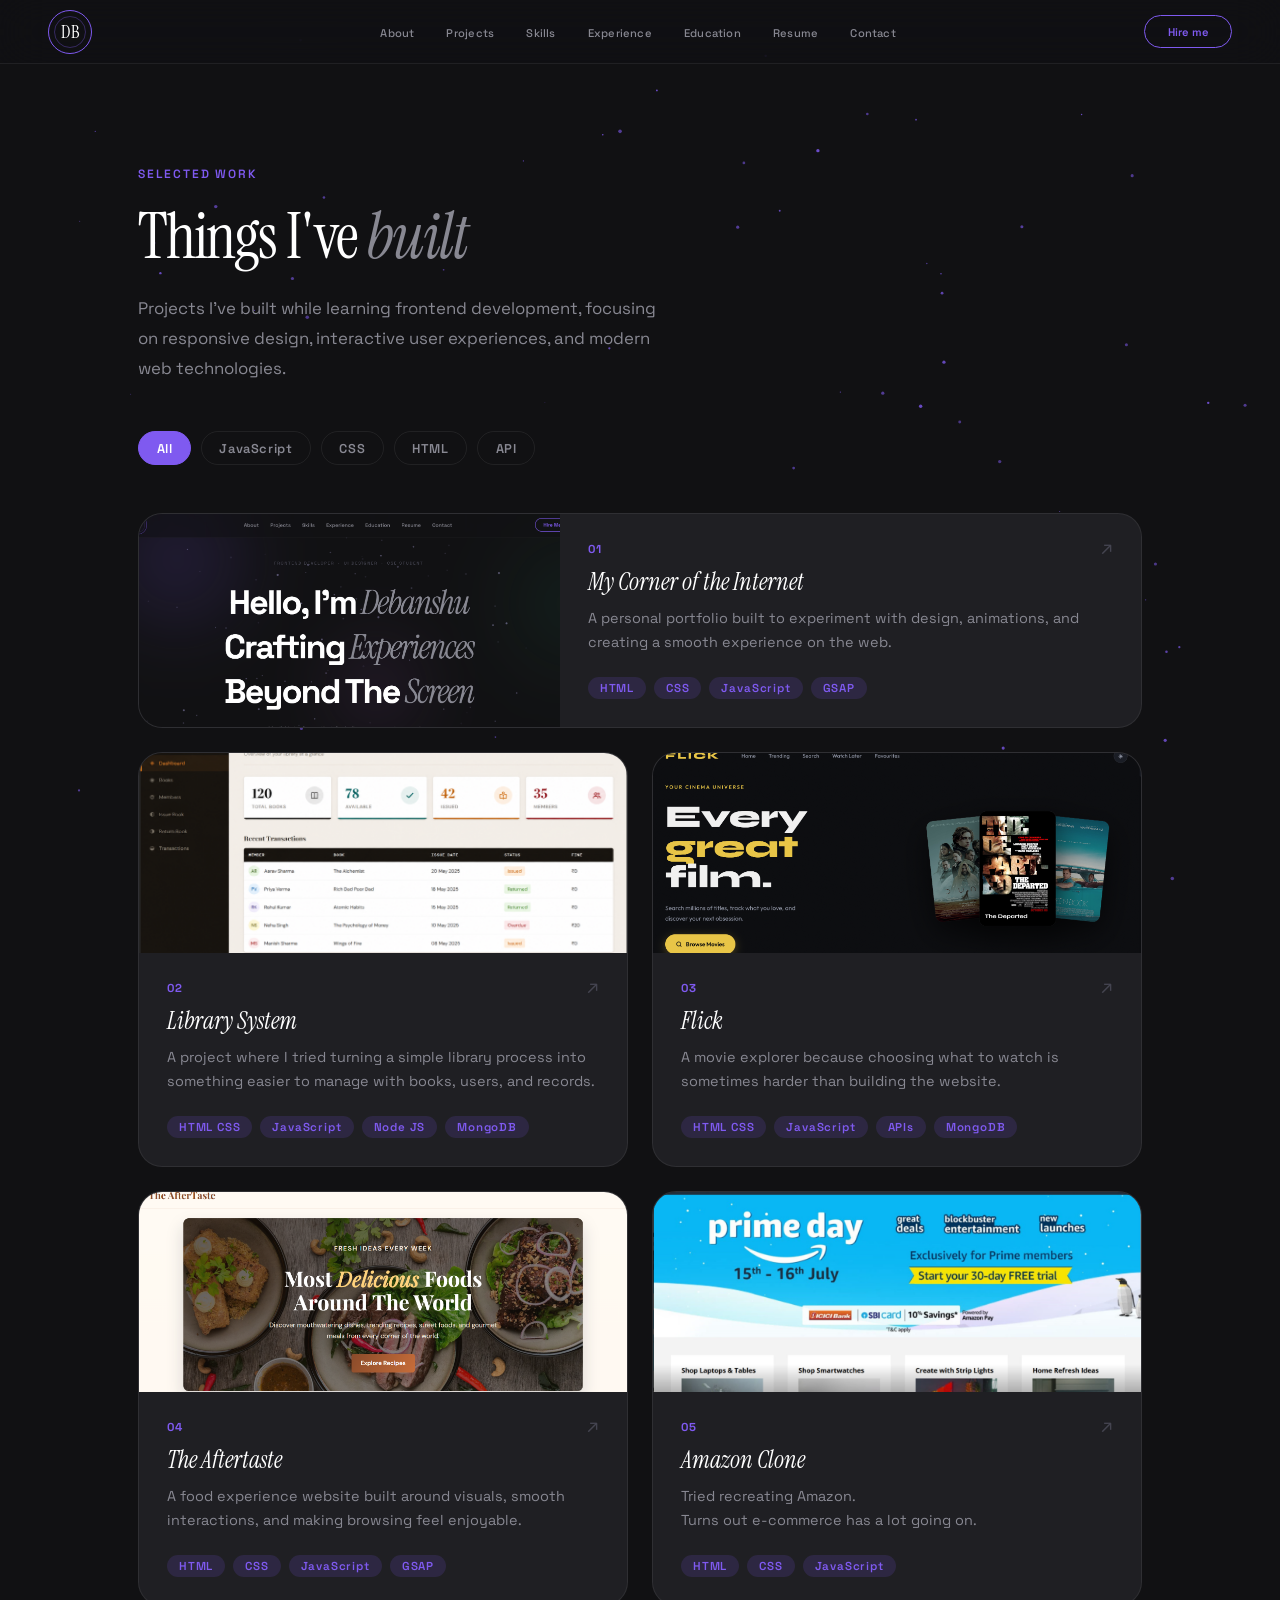
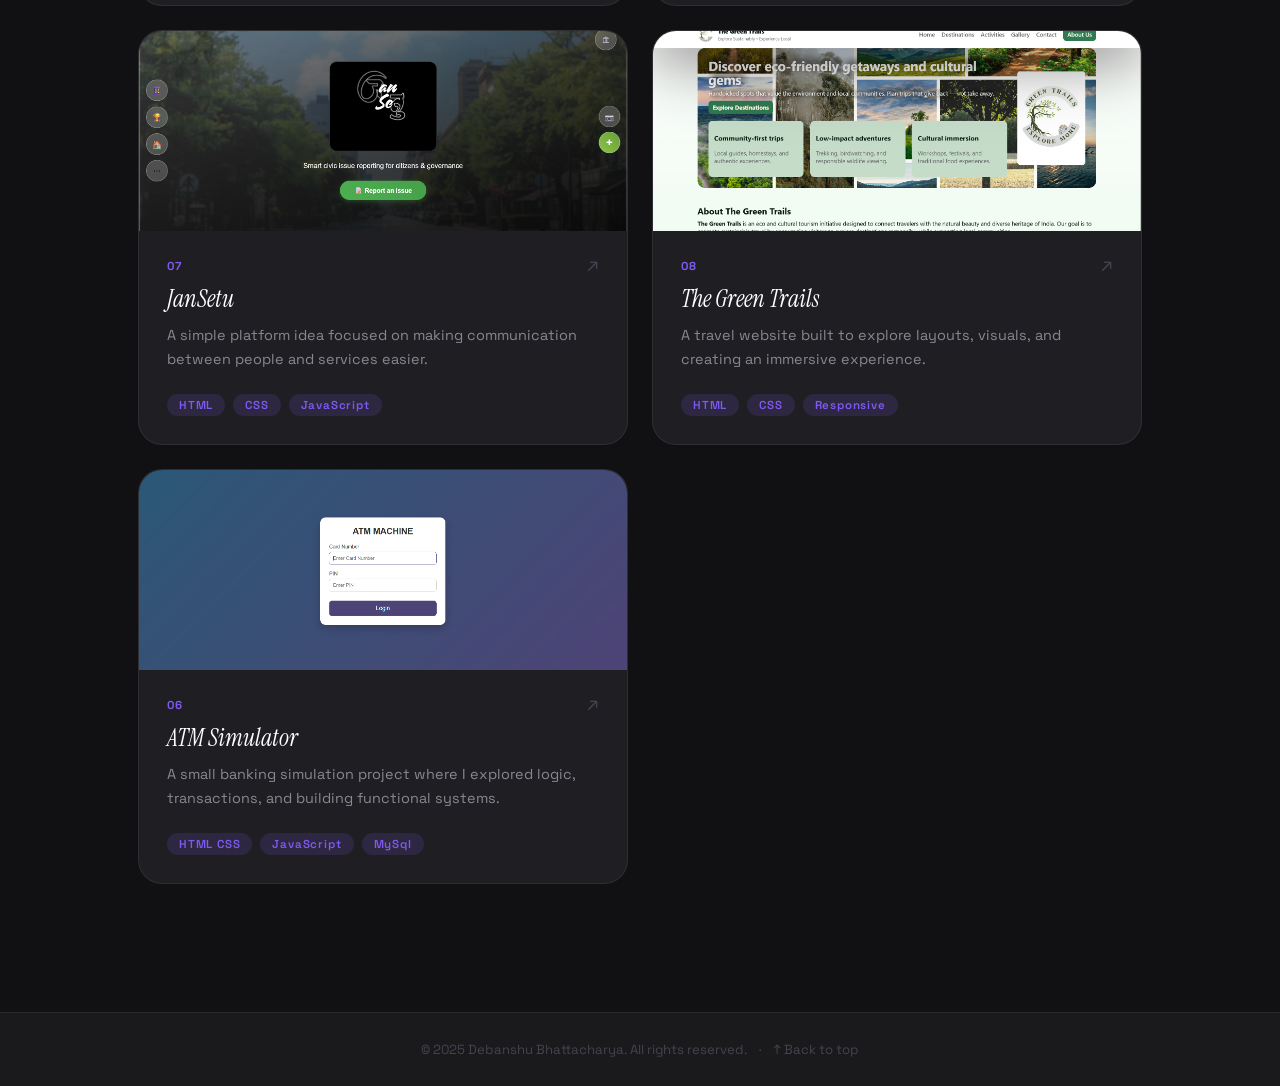
<file: projects.html>
<!doctype html>
<html lang="en">
  <head>
    <meta charset="UTF-8" />
    <meta name="viewport" content="width=device-width, initial-scale=1.0" />
    <title>Projects — Debanshu Bhattacharya</title>
    <link
      href="https://fonts.googleapis.com/css2?family=Space+Grotesk:wght@400;500;600;700&family=Instrument+Serif:ital@0;1&display=swap"
      rel="stylesheet"
    />
    <link rel="stylesheet" href="projects.css" />
  </head>
  <body>
    <!-- Particle canvas (same as main page) -->
    <canvas id="canvas"></canvas>

    <!-- NAV -->
    <nav id="nav">
      <a href="#" class="logo">
        <span>DB</span>
      </a>
      <ul class="nav-links" role="list" id="nav-links">
        <li><a href="#about">About</a></li>
        <li><a href="#projects">Projects</a></li>
        <li><a href="#skills">Skills</a></li>
        <li><a href="#experience">Experience</a></li>
        <li><a href="#education">Education</a></li>
        <li><a href="#resume">Resume</a></li>
        <li><a href="#contact">Contact</a></li>
      </ul>
      <div class="nav-right">
        <button href="index.html#contact" class="nav-cta magnetic">
          Hire me
        </button>
        <button
          class="hamburger"
          aria-label="Toggle menu"
          aria-expanded="false"
        >
          <span></span><span></span><span></span>
        </button>
      </div>
    </nav>

    <!-- Mobile menu -->
    <div class="mobile-menu" role="dialog" aria-label="Navigation">
      <ul>
        <li><a href="index.html#about">About</a></li>
        <li><a href="projects.html">Projects</a></li>
        <li><a href="index.html#skills">Skills</a></li>
        <li><a href="index.html#contact">Contact</a></li>
      </ul>
    </div>

    <!-- PAGE HERO -->
    <header class="page-hero">
      <p class="page-hero__eyebrow">Selected work</p>
      <h1 class="page-hero__heading">Things I've <em>built</em></h1>
      <p class="page-hero__sub">
        Projects I've built while learning frontend development, focusing on
        responsive design, interactive user experiences, and modern web
        technologies.
      </p>
    </header>

    <!-- FILTER BAR -->
    <div class="filter-bar" role="group" aria-label="Filter projects">
      <button class="filter-btn active" data-filter="all">All</button>
      <button class="filter-btn" data-filter="JavaScript">JavaScript</button>
      <button class="filter-btn" data-filter="CSS">CSS</button>
      <button class="filter-btn" data-filter="HTML">HTML</button>
      <button class="filter-btn" data-filter="API">API</button>
    </div>

    <!-- PROJECTS GRID -->
    <section class="projects-sec" aria-label="Projects">
      <div class="projects-inner">
        <div class="project-grid">
          <!-- Card 1 — Featured -->
          <article
            class="project-card project-card--featured"
            tabindex="0"
            data-tags="HTML CSS JavaScript"
          >
            <div class="project-card__img">
              <img
                src="images/Portfolio Project.png"
                alt="Modern Portfolio Site screenshot"
                loading="lazy"
                onerror="
                  this.parentElement.innerHTML =
                    '<div class=\'project-card__icon-wrap\'>🖥️</div>'
                "
              />
            </div>
            <div class="project-card__body">
              <p class="project-card__number">01</p>
              <span class="project-card__arrow">↗</span>
              <h2 class="project-card__title">My Corner of the Internet</h2>

              <p class="project-card__desc">
                A personal portfolio built to experiment with design,
                animations, and creating a smooth experience on the web.
              </p>
              <div class="project-card__tags">
                <span class="tag">HTML</span>
                <span class="tag">CSS</span>
                <span class="tag">JavaScript</span>
                <span class="tag">GSAP</span>
              </div>
            </div>
          </article>

          <!-- Bibilion - Library management system -->
          <article class="project-card" tabindex="0" data-tags="Java Database">
            <div class="project-card__img">
              <img
                src="images/bibilion.png"
                alt="Bibilion - Library management system screenshot"
                loading="lazy"
                onerror="
                  this.parentElement.innerHTML =
                    '<div class=\'project-card__icon-wrap\'>🖥️</div>'
                "
              />
            </div>

            <div class="project-card__body">
              <p class="project-card__number">02</p>
              <span class="project-card__arrow">↗</span>

              <h2 class="project-card__title">Library System</h2>

              <p class="project-card__desc">
                A project where I tried turning a simple library process into
                something easier to manage with books, users, and records.
              </p>

              <div class="project-card__tags">
                <span class="tag">HTML CSS</span>
                <span class="tag">JavaScript</span>
                <span class="tag">Node JS</span>
                <span class="tag">MongoDB</span>
              </div>
            </div>
          </article>

          <!-- FLICK - Movie Explorer -->

          <article
            class="project-card"
            tabindex="0"
            data-tags="HTML CSS JavaScript API"
          >
            <div class="project-card__img">
              <img
                src="images/FLICK - Movie Explorer.png"
                alt="FLICK - Movie Explorer screenshot"
                loading="lazy"
                onerror="
                  this.parentElement.innerHTML =
                    '<div class=\'project-card__icon-wrap\'>🖥️</div>'
                "
              />
            </div>

            <div class="project-card__body">
              <p class="project-card__number">03</p>
              <span class="project-card__arrow">↗</span>

              <h2 class="project-card__title">Flick</h2>

              <p class="project-card__desc">
                A movie explorer because choosing what to watch is sometimes
                harder than building the website.
              </p>

              <div class="project-card__tags">
                <span class="tag">HTML CSS</span>
                <span class="tag">JavaScript</span>
                <span class="tag">APIs</span>
                <span class="tag">MongoDB</span>
              </div>
            </div>
          </article>

          <!-- AFTERTASTE - Food Discovery -->

          <article
            class="project-card"
            tabindex="0"
            data-tags="HTML CSS JavaScript"
          >
            <div class="project-card__img">
              <img
                src="images/The AfterTaste.png"
                alt="Aftertaste website screenshot"
                loading="lazy"
                onerror="
                  this.parentElement.innerHTML =
                    '<div class=\'project-card__icon-wrap\'>🍽️</div>'
                "
              />
            </div>

            <div class="project-card__body">
              <p class="project-card__number">04</p>
              <span class="project-card__arrow">↗</span>

              <h2 class="project-card__title">The Aftertaste</h2>

              <p class="project-card__desc">
                A food experience website built around visuals, smooth
                interactions, and making browsing feel enjoyable.
              </p>

              <div class="project-card__tags">
                <span class="tag">HTML</span>
                <span class="tag">CSS</span>
                <span class="tag">JavaScript</span>
                <span class="tag">GSAP</span>
              </div>
            </div>
          </article>
          <!-- Amazon Clone -->

          <article
            class="project-card"
            tabindex="0"
            data-tags="HTML CSS JavaScript"
          >
            <div class="project-card__img">
              <img
                src="images/Amazon Clone.png"
                alt="Amazon Clone screenshot"
                loading="lazy"
                onerror="
                  this.parentElement.innerHTML =
                    '<div class=\'project-card__icon-wrap\'>🖥️</div>'
                "
              />
            </div>
            <div class="project-card__body">
              <p class="project-card__number">05</p>
              <span class="project-card__arrow">↗</span>

              <h2 class="project-card__title">Amazon Clone</h2>

              <p class="project-card__desc">
                Tried recreating Amazon.<br />
                Turns out e-commerce has a lot going on.
              </p>

              <div class="project-card__tags">
                <span class="tag">HTML</span>
                <span class="tag">CSS</span>
                <span class="tag">JavaScript</span>
              </div>
            </div>
          </article>

          <!-- Jansetu -->

          <article
            class="project-card"
            tabindex="0"
            data-tags="Web Development"
          >
            <div class="project-card__img">
              <img
                src="images/Jansetu.png"
                alt="JanSetu Civic Connect screenshot"
                loading="lazy"
                onerror="
                  this.parentElement.innerHTML =
                    '<div class=\'project-card__icon-wrap\'>🖥️</div>'
                "
              />
            </div>
            <div class="project-card__body">
              <p class="project-card__number">07</p>
              <span class="project-card__arrow">↗</span>

              <h2 class="project-card__title">JanSetu</h2>

              <p class="project-card__desc">
                A simple platform idea focused on making communication between
                people and services easier.
              </p>

              <div class="project-card__tags">
                <span class="tag">HTML</span>
                <span class="tag">CSS</span>
                <span class="tag">JavaScript</span>
              </div>
            </div>
          </article>

          <!-- The Green Trails -->

          <article class="project-card" tabindex="0" data-tags="Travel Website">
            <div class="project-card__img">
              <img
                src="images/The Green Trails.png"
                alt="The Green Trails - Eco Tourism screenshot"
                loading="lazy"
                onerror="
                  this.parentElement.innerHTML =
                    '<div class=\'project-card__icon-wrap\'>🖥️</div>'
                "
              />
            </div>

            <div class="project-card__body">
              <p class="project-card__number">08</p>
              <span class="project-card__arrow">↗</span>

              <h2 class="project-card__title">The Green Trails</h2>

              <p class="project-card__desc">
                A travel website built to explore layouts, visuals, and creating
                an immersive experience.
              </p>

              <div class="project-card__tags">
                <span class="tag">HTML</span>
                <span class="tag">CSS</span>
                <span class="tag">Responsive</span>
              </div>
            </div>
          </article>

          <!-- ATM Simulator -->

          <article class="project-card" tabindex="0" data-tags="Java Python">
            <div class="project-card__img">
              <img
                src="images/Atm Machine.png"
                alt="ATM Simulator screenshot"
                loading="lazy"
                onerror="
                  this.parentElement.innerHTML =
                    '<div class=\'project-card__icon-wrap\'>🖥️</div>'
                "
              />
            </div>

            <div class="project-card__body">
              <p class="project-card__number">06</p>
              <span class="project-card__arrow">↗</span>

              <h2 class="project-card__title">ATM Simulator</h2>

              <p class="project-card__desc">
                A small banking simulation project where I explored logic,
                transactions, and building functional systems.
              </p>

              <div class="project-card__tags">
                <span class="tag">HTML CSS</span>
                <span class="tag">JavaScript</span>
                <span class="tag">MySql</span>
              </div>
            </div>
          </article>
        </div>
      </div>
    </section>

    <!-- FOOTER -->
    <footer>
      <span>© 2025 Debanshu Bhattacharya. All rights reserved.</span>
      <span class="footer-sep">·</span>
      <button
        class="back-to-top"
        onclick="window.scrollTo({ top: 0, behavior: 'smooth' })"
      >
        ↑ Back to top
      </button>
    </footer>

    <script src="projects.js"></script>
  </body>
</html>
</file>
<file: projects.css>
/* tokens (mirrored from style.css) */
:root {
  --bg: #111113;
  --bg-raised: #1a1a1d;
  --bg-card: #1f1f23;
  --border: rgba(255, 255, 255, 0.07);
  --purple: #7f5af0;
  --purple-dim: rgba(127, 90, 240, 0.15);
  --purple-glow: rgba(127, 90, 240, 0.35);
  --white: #ffffff;
  --grey-1: #c8c8d0;
  --grey-2: #888892;
  --grey-3: #444450;

  --sans: "Space Grotesk", sans-serif;
  --serif: "Instrument Serif", serif;

  --radius-sm: 8px;
  --radius-md: 16px;
  --radius-lg: 24px;
  --radius-xl: 40px;

  --ease-out: cubic-bezier(0.22, 1, 0.36, 1);
  --ease-spring: cubic-bezier(0.34, 1.56, 0.64, 1);

  --nav-h: 4rem;
  --section-pad: clamp(5rem, 10vw, 9rem);
  --max-w: 1100px;
}

/* reset & base */
*,
*::before,
*::after {
  margin: 0;
  box-sizing: border-box;
}

html {
  scroll-behavior: smooth;
  font-size: 16px;
}

body {
  background-color: var(--bg);
  font-family: var(--sans);
  color: var(--grey-1);
  overflow-x: hidden;
}

@media (prefers-reduced-motion: reduce) {
  *,
  *::before,
  *::after {
    animation-duration: 0.01ms !important;
    transition-duration: 0.01ms !important;
  }
}

/* background canvas */
#canvas {
  position: fixed;
  inset: 0;
  z-index: 0;
  pointer-events: none;
}

/* nav (exact match to main page) */
#nav {
  display: flex;
  justify-content: space-between;
  align-items: center;
  height: var(--nav-h);
  padding: 0 clamp(1.5rem, 5vw, 3rem);
  position: sticky;
  top: 0;
  z-index: 900;
  backdrop-filter: blur(24px) saturate(180%);
  -webkit-backdrop-filter: blur(24px) saturate(180%);
  border-bottom: 1px solid var(--border);
  background: rgba(17, 17, 19, 0.7);
  transition:
    background 0.4s ease,
    box-shadow 0.4s ease;
}
#nav.scrolled {
  background: rgba(17, 17, 19, 0.92);
  box-shadow: 0 1px 40px rgba(0, 0, 0, 0.4);
}

.logo {
  width: 44px;
  height: 44px;

  position: relative;

  display: flex;
  align-items: center;
  justify-content: center;

  border-radius: 50%;
  border: 1px solid var(--purple);

  text-decoration: none;

  transition: 0.35s ease;
}

.logo::before {
  content: "";

  position: absolute;
  inset: 5px;

  border-radius: 50%;
  border: 1px solid rgba(127, 90, 240, 0.35);
}

.logo span {
  font-family: var(--serif);
  font-size: 1.15rem;
  color: white;
}

.logo:hover {
  transform: scale(1.1) rotate(10deg);

  box-shadow: 0 0 25px rgba(127, 90, 240, 0.4);
}

.nav-links {
  display: flex;
  list-style: none;
  gap: 2rem;
}
.nav-links a {
  color: var(--grey-2);
  text-decoration: none;
  font-size: 0.7rem;
  font-weight: 500;
  letter-spacing: 0.02em;
  position: relative;
  transition: color 0.2s ease;
}
.nav-links a::after {
  content: "";
  position: absolute;
  bottom: -3px;
  left: 0;
  width: 0;
  height: 1.5px;
  background: var(--purple);
  transition: width 0.25s var(--ease-out);
}
.nav-links a:hover {
  color: var(--white);
}
.nav-links a:hover::after {
  width: 100%;
}
.nav-links a.active {
  color: var(--purple);
}
.nav-links a.active::after {
  width: 100%;
}

.nav-cta {
  font-family: var(--sans);
  font-size: 0.7rem;
  font-weight: 600;
  padding: 0.55rem 1.4rem;
  border-radius: var(--radius-xl);
  border: 1.5px solid var(--purple);
  background: transparent;
  color: var(--purple);
  cursor: pointer;
  transition:
    background 0.2s ease,
    color 0.2s ease;
}
.nav-cta:hover {
  background: var(--purple);
  color: var(--white);
}

.nav-right {
  display: flex;
  align-items: center;
  gap: 1rem;
}

/* Hamburger */
.hamburger {
  display: none;
  flex-direction: column;
  justify-content: center;
  gap: 5px;
  width: 36px;
  height: 36px;
  background: none;
  border: none;
  cursor: pointer;
  padding: 4px;
}
.hamburger span {
  display: block;
  width: 100%;
  height: 1.5px;
  background: var(--grey-1);
  border-radius: 2px;
  transition:
    transform 0.3s var(--ease-out),
    opacity 0.3s ease;
  transform-origin: center;
}
.hamburger.open span:nth-child(1) {
  transform: translateY(6.5px) rotate(45deg);
}
.hamburger.open span:nth-child(2) {
  opacity: 0;
}
.hamburger.open span:nth-child(3) {
  transform: translateY(-6.5px) rotate(-45deg);
}

/* Mobile menu */
.mobile-menu {
  display: none;
  position: fixed;
  top: var(--nav-h);
  left: 0;
  right: 0;
  background: rgba(17, 17, 19, 0.97);
  backdrop-filter: blur(24px);
  border-bottom: 1px solid var(--border);
  z-index: 800;
  transform: translateY(-8px);
  opacity: 0;
  transition:
    transform 0.35s var(--ease-out),
    opacity 0.35s ease;
  pointer-events: none;
}
.mobile-menu.open {
  transform: translateY(0);
  opacity: 1;
  pointer-events: auto;
}
.mobile-menu ul {
  list-style: none;
  padding: 1.5rem clamp(1.5rem, 5vw, 3rem);
  display: flex;
  flex-direction: column;
  gap: 0;
}
.mobile-menu li {
  border-bottom: 1px solid var(--border);
}
.mobile-menu li:last-child {
  border-bottom: none;
}
.mobile-menu a {
  display: block;
  padding: 1rem 0;
  color: var(--grey-1);
  text-decoration: none;
  font-size: 1rem;
  font-weight: 500;
  transition: color 0.2s ease;
}
.mobile-menu a:hover {
  color: var(--purple);
}

@media (max-width: 768px) {
  .nav-links,
  .nav-cta {
    display: none;
  }
  .hamburger {
    display: flex;
  }
  .mobile-menu {
    display: block;
  }
}

/* page hero */
.page-hero {
  position: relative;
  z-index: 1;
  padding: clamp(4rem, 8vw, 7rem) clamp(1.5rem, 5vw, 3rem) 3rem;
  max-width: var(--max-w);
  margin: 0 auto;
}

.page-hero__eyebrow {
  font-size: 0.75rem;
  font-weight: 600;
  letter-spacing: 0.15em;
  text-transform: uppercase;
  color: var(--purple);
  margin-bottom: 1.25rem;
  opacity: 0;
  transform: translateY(16px);
  animation: fadeUp 0.7s 0.1s var(--ease-out) forwards;
}

.page-hero__heading {
  font-family: var(--serif);
  font-size: clamp(2.5rem, 5vw, 4.5rem);
  font-weight: 400;
  color: var(--white);
  line-height: 1.1;
  letter-spacing: -0.03em;
  margin-bottom: 1.25rem;
  opacity: 0;
  transform: translateY(20px);
  animation: fadeUp 0.8s 0.2s var(--ease-out) forwards;
}
.page-hero__heading em {
  font-style: italic;
  color: var(--grey-2);
}

.page-hero__sub {
  font-size: 1.05rem;
  line-height: 1.8;
  color: var(--grey-2);
  max-width: 520px;
  opacity: 0;
  transform: translateY(16px);
  animation: fadeUp 0.8s 0.35s var(--ease-out) forwards;
}

@keyframes fadeUp {
  to {
    opacity: 1;
    transform: none;
  }
}

/* filter bar */
.filter-bar {
  position: relative;
  z-index: 1;
  max-width: var(--max-w);
  margin: 0 auto;
  padding: 0 clamp(1.5rem, 5vw, 3rem) 3rem;
  display: flex;
  flex-wrap: wrap;
  gap: 0.6rem;
  opacity: 0;
  transform: translateY(16px);
  animation: fadeUp 0.8s 0.5s var(--ease-out) forwards;
}

.filter-btn {
  font-family: var(--sans);
  font-size: 0.8rem;
  font-weight: 600;
  letter-spacing: 0.05em;
  padding: 0.45rem 1.1rem;
  border-radius: var(--radius-xl);
  border: 1.5px solid var(--border);
  background: transparent;
  color: var(--grey-2);
  cursor: pointer;
  transition: all 0.2s var(--ease-out);
}
.filter-btn:hover {
  border-color: var(--purple);
  color: var(--white);
}
.filter-btn.active {
  background: var(--purple);
  border-color: var(--purple);
  color: var(--white);
}

/* projects section */
.projects-sec {
  position: relative;
  z-index: 1;
}

.projects-inner {
  max-width: var(--max-w);
  margin: 0 auto;
  padding: 0 clamp(1.5rem, 5vw, 3rem) var(--section-pad);
}

.project-grid {
  display: grid;
  grid-template-columns: repeat(auto-fill, minmax(320px, 1fr));
  gap: 1.5rem;
}

/* project cards (matching main page card system exactly) */
.project-card {
  background: var(--bg-card);
  border: 1px solid var(--border);
  border-radius: var(--radius-lg);
  overflow: hidden;
  position: relative;
  cursor: pointer;
  display: flex;
  flex-direction: column;

  opacity: 0;
  transform: translateY(50px);
  transition:
    opacity 0.5s ease,
    transform 0.5s var(--ease-out),
    box-shadow 0.4s ease,
    border-color 0.3s ease;
}
.project-card.show {
  opacity: 1;
  transform: translateY(0);
}

/* Cursor spotlight */
.project-card::after {
  content: "";
  position: absolute;
  width: 280px;
  height: 280px;
  border-radius: 50%;
  background: radial-gradient(
    circle,
    rgba(127, 90, 240, 0.22),
    transparent 70%
  );
  left: var(--x, -9999px);
  top: var(--y, -9999px);
  transform: translate(-50%, -50%);
  opacity: 0;
  transition: opacity 0.3s;
  pointer-events: none;
  z-index: 0;
}
.project-card:hover::after {
  opacity: 1;
}

/* Radial header glow */
.project-card::before {
  content: "";
  position: absolute;
  inset: 0;
  background: radial-gradient(
    circle at 60% 0%,
    var(--purple-dim),
    transparent 70%
  );
  opacity: 0;
  transition: opacity 0.4s ease;
  pointer-events: none;
  z-index: 0;
}
.project-card:hover,
.project-card:focus-visible {
  box-shadow:
    0 20px 50px rgba(0, 0, 0, 0.4),
    0 0 0 1px var(--purple);
  border-color: var(--purple);
}
.project-card:hover::before {
  opacity: 1;
}

/* Image area */
.project-card__img {
  position: relative;
  height: 200px;
  background: var(--bg-raised);
  overflow: hidden;
  flex-shrink: 0;
  z-index: 1;
}
.project-card__img img {
  width: 100%;
  height: 100%;
  object-fit: cover;
  display: block;
  transition: transform 0.6s var(--ease-out);
}
.project-card:hover .project-card__img img {
  transform: scale(1.05);
}

/* Emoji / icon fallback */
.project-card__icon-wrap {
  width: 100%;
  height: 100%;
  display: flex;
  align-items: center;
  justify-content: center;
  font-size: 3.5rem;
  background: linear-gradient(
    135deg,
    var(--bg-raised) 0%,
    rgba(127, 90, 240, 0.08) 100%
  );
}

/* Shine sweep on image area */
.project-card__img::before {
  content: "";
  position: absolute;
  top: 0;
  left: -120%;
  width: 80%;
  height: 100%;
  background: linear-gradient(
    120deg,
    transparent 0%,
    rgba(255, 255, 255, 0.12) 50%,
    transparent 100%
  );
  transform: skew(-20deg);
  animation: shine 2.8s ease-in-out infinite;
  z-index: 2;
}
@keyframes shine {
  0% {
    left: -120%;
  }
  60% {
    left: 140%;
  }
  100% {
    left: 140%;
  }
}

/* Arrow */
.project-card__arrow {
  position: absolute;
  top: 1.5rem;
  right: 1.75rem;
  font-size: 1.2rem;
  color: var(--grey-3);
  transition:
    color 0.25s ease,
    transform 0.25s var(--ease-spring);
  z-index: 2;
  line-height: 1;
}
.project-card:hover .project-card__arrow,
.project-card:focus-visible .project-card__arrow {
  color: var(--purple);
  transform: translate(3px, -3px);
}

/* Content */
.project-card__body {
  padding: 1.75rem;
  flex-grow: 1;
  display: flex;
  flex-direction: column;
  position: relative;
  z-index: 1;
}

.project-card__number {
  font-size: 0.72rem;
  font-weight: 700;
  letter-spacing: 0.12em;
  text-transform: uppercase;
  color: var(--purple);
  margin-bottom: 0.75rem;
}

.project-card__title {
  font-family: var(--serif);
  font-style: italic;
  font-weight: 400;
  font-size: 1.5rem;
  color: var(--white);
  margin-bottom: 0.65rem;
  line-height: 1.2;
  transition: color 0.2s ease;
}
.project-card:hover .project-card__title {
  color: var(--white);
}

.project-card__desc {
  font-size: 0.9rem;
  color: var(--grey-2);
  line-height: 1.65;
  flex-grow: 1;
  margin-bottom: 1.4rem;
}

.project-card__tags {
  display: flex;
  flex-wrap: wrap;
  gap: 0.5rem;
  margin-top: auto;
}

.tag {
  font-size: 0.72rem;
  font-weight: 600;
  letter-spacing: 0.07em;
  color: var(--purple);
  background: var(--purple-dim);
  padding: 0.25rem 0.75rem;
  border-radius: var(--radius-xl);
  transition:
    background 0.2s ease,
    color 0.2s ease;
}
.tag:hover {
  background: var(--purple);
  color: var(--white);
}

/* Featured card — spans 2 columns on wide screens */
.project-card--featured {
  grid-column: span 2;
  flex-direction: row;
}
.project-card--featured .project-card__img {
  width: 42%;
  height: auto;
  flex-shrink: 0;
}
@media (max-width: 768px) {
  .project-card--featured {
    grid-column: span 1;
    flex-direction: column;
  }
  .project-card--featured .project-card__img {
    width: 100%;
    height: 200px;
  }
}

/* divider */
.section-divider {
  width: 100%;
  height: 1px;
  background: var(--border);
  max-width: var(--max-w);
  margin: 0 auto clamp(3rem, 6vw, 5rem);
  padding: 0 clamp(1.5rem, 5vw, 3rem);
  position: relative;
  z-index: 1;
}

/* footer (matching main) */
footer {
  display: flex;
  justify-content: center;
  align-items: center;
  gap: 0.75rem;
  background: var(--bg-raised);
  border-top: 1px solid var(--border);
  color: var(--grey-3);
  font-size: 0.825rem;
  padding: 1.75rem 2rem;
  position: relative;
  z-index: 1;
  flex-wrap: wrap;
}
.back-to-top {
  background: none;
  border: none;
  color: var(--grey-3);
  font-family: var(--sans);
  font-size: 0.825rem;
  cursor: pointer;
  transition: color 0.2s ease;
  padding: 0;
}
.back-to-top:hover {
  color: var(--purple);
}
.footer-sep {
  color: var(--grey-3);
}
</file>
